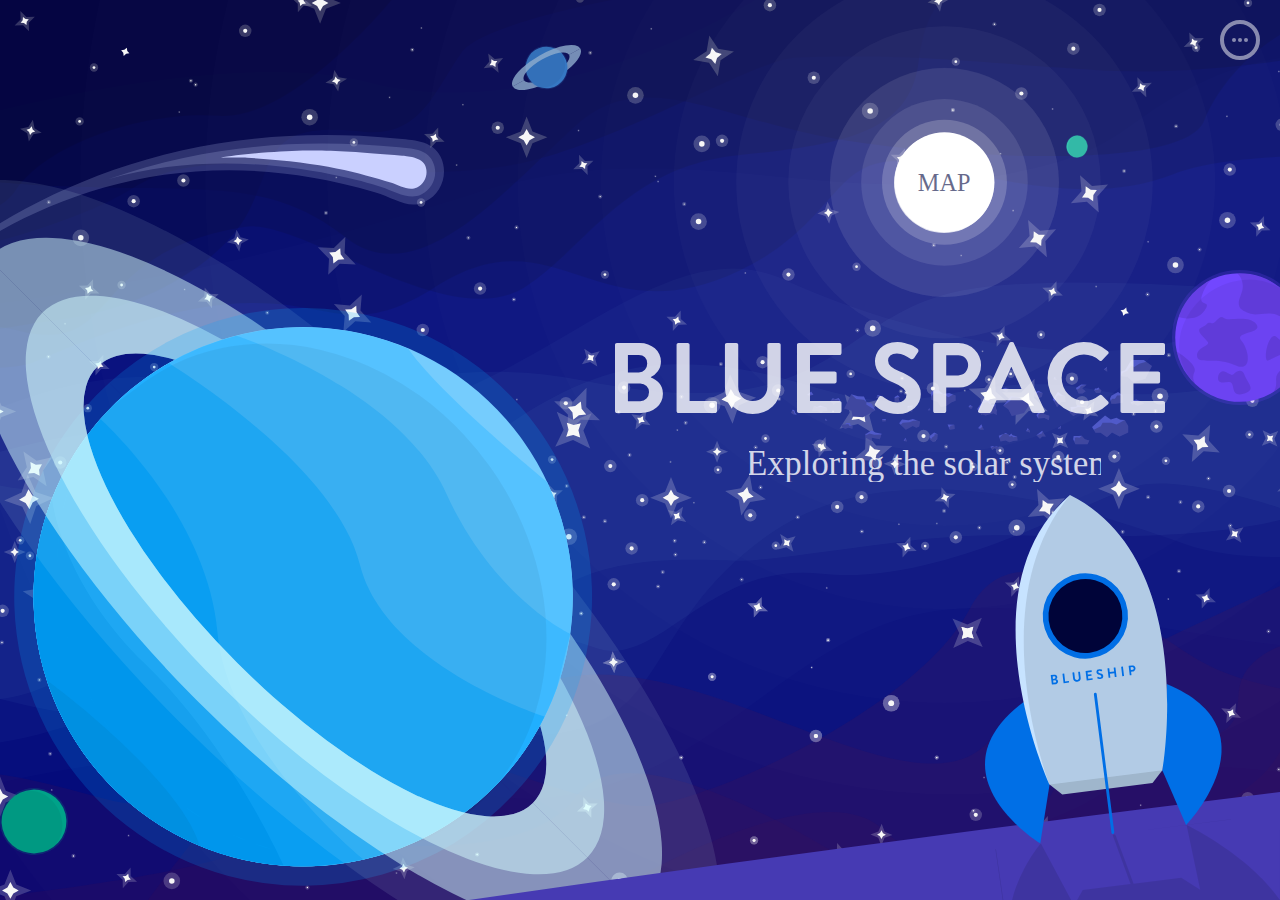
<file: index.html>
<!DOCTYPE html>
<html lang="en">
  <head>
    <meta charset="utf-8">
	<meta http-equiv="X-UA-Compatible" content="IE=edge">
	<meta name="viewport" content="width=device-width, initial-scale=1">
    <title>BLue Space | Exploring the Solar System</title>
    <!-- Bootstrap -->
	<link href="css/bootstrap-4.0.0.css" rel="stylesheet">
    <link href="css/common.css" rel="stylesheet">
	<link href="css/background.css" rel="stylesheet" type="text/css">
	<link href="css/map.css" rel="stylesheet" type="text/css">
	<link href="css/blue-space.css" rel="stylesheet" type="text/css">
  </head>
  <body>
  	<!-- body code goes here ahihi --> 
	
	<div class="container-fluid no-gutters">
		
		<!-- BACKGROUND -->
		
		<div id="bg">
			<div class="bg-fixed-item" id="galaxy"></div>
			<div class="bg-fixed-item" id="dark-space"></div>
			<div class="bg-fixed-item" id="violet-space"></div>
			<div class="bg-fixed-item stars" id="stars1"></div>
			<div class="bg-fixed-item stars" id="stars2"></div>
			<div class="bg-fixed-item stars" id="stars3"></div>
			<div class="bg-fixed-item stars" id="stars4"></div>
			<div class="bg-item" id="sunbox">
				<img class="suns" id="sunlight3" src="img/background/sunlight-3.svg">
				<img class="suns" id="sunlight2" src="img/background/sunlight-2.svg">
				<img class="suns" id="sunlight1" src="img/background/sunlight-1.svg">
				<img class="suns" id="sun" src="img/background/sun.svg">
                <div id="map-button">
                    <img id="map-b-light" src="img/navigation/map-button-light.svg">
                    <img id="map-b-hover" src="img/navigation/map-button-light.svg">
                    <img id="map-b-text" src="img/navigation/map-button.svg">
                </div>
            </div>
			<img class="bg-item" id="rocks" src="img/background/rocks.svg">
			<img class="bg-item" id="comet" src="img/background/comet.svg">
			<img class="bg-item" id="planet5" src="img/background/planet-5.svg">
			<img class="bg-item" id="planet4" src="img/background/planet-4.svg">
			<img class="bg-item" id="planet3" src="img/background/planet-3.svg">
			<img class="bg-item" id="planet2" src="img/background/planet-2.svg">
			<img class="bg-item" id="bs" src="img/background/bluespace.svg">
			<img class="bg-item" id="slogan" src="img/background/slogan.svg">
			<img class="bg-item" id="planet1" src="img/background/planet-1.svg">
			<img class="bg-item" id="planet0" src="img/background/planet-0.svg">
			<img class="bg-item" id="blueship" src="img/background/blueship-standing.svg">
		</div>
		
        <!-- BACKGROUND MUSIC -->
            
            <audio id="bgmusic" autoplay loop>
                <source src="audio/background-music.ogg" type="audio/ogg">
            </audio>
            
            <div id="volume" class="row">
                <div class="volume-spectrum align-self-center" id="vs1"></div>
                <div class="volume-spectrum align-self-center" id="vs2"></div>
                <div class="volume-spectrum align-self-center" id="vs3"></div>
				<div class="mute-spectrum align-self-center"></div>
				<div class="mute-spectrum align-self-center"></div>
				<div class="mute-spectrum align-self-center"></div>
            </div>
        
		<!-- MAP -->
		<div id="map">
			
		</div>
	</div>
	
	<!-- CONTENT -->
	
	<div class="kontainer">
		<div class="row">
            
        </div>
        
	</div>
	<script src="js/jquery-3.2.1.min.js"></script>
	<script src="js/popper.min.js"></script> 
	<script src="js/bootstrap-4.0.0.js"></script>
	
	<script>
      
		// AUDIO & VOLUME //

		$(".mute-spectrum").hide();
		var x = 1;
		$("#volume").click(function() {
			if (x==1) {
				$("#bgmusic").pause();
				$(this).css({"animation-name":"none"});
				$(".volume-spectrum").fadeOut(400);
				$(".mute-spectrum").fadeIn(400);
				x == 0;
			} else {
				$(this).css({"animation-name":"volume"});
				$(".volume-spectrum").fadeIn(400);
				$(".mute-spectrum").fadeOut(400);
				x == 1;
				$("#bgmusic").play();
			}
		})
		$(document).ready(function(){
			

			
		});
  	</script>
	
  </body>
</html>
</file>
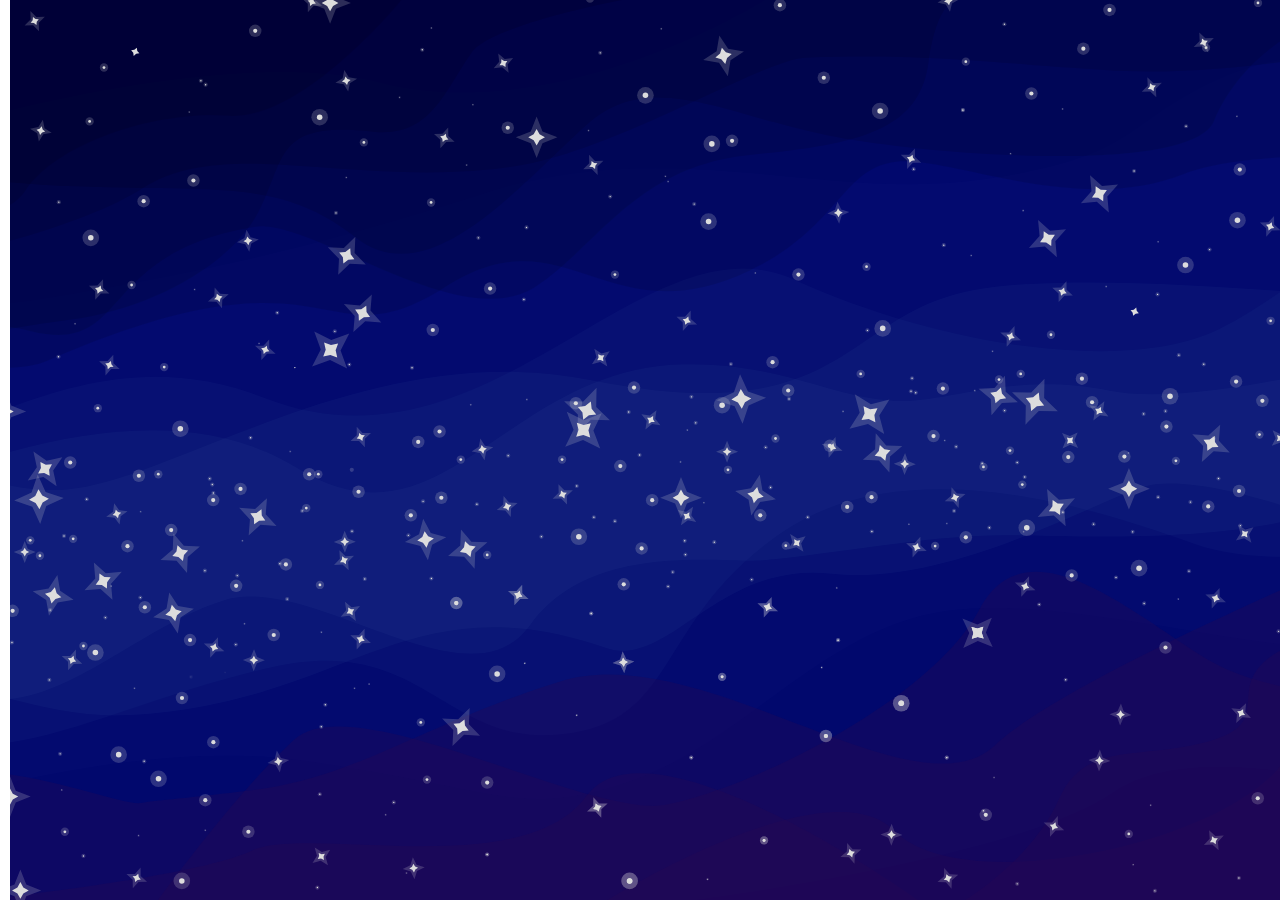
<file: about.html>
<!DOCTYPE html>
<html lang="en">
  <head>
    <meta charset="utf-8"> 
	<meta http-equiv="X-UA-Compatible" content="IE=edge">
	<meta name="viewport" content="width=device-width, initial-scale=1">
    <title>tmp</title>
    <!-- Bootstrap -->
	<link href="css/bootstrap-4.0.0.css" rel="stylesheet">
	<link href="css/background.css" rel="stylesheet" type="text/css">
	<link href="css/map.css" rel="stylesheet" type="text/css">
  </head>
  <body>
  	<!-- body code goes here -->
	
	<div class="container-fluid no-gutters">
		
		<!-- BACKGROUND -->
		
		<div id="bg">
			<div class="bg-fixed-item" id="galaxy"></div>
			<div class="bg-fixed-item" id="dark-space"></div>
			<div class="bg-fixed-item" id="violet-space"></div>
			<div class="bg-fixed-item stars" id="stars1"></div>
			<div class="bg-fixed-item stars" id="stars2"></div>
			<div class="bg-fixed-item stars" id="stars3"></div>
			<div class="bg-fixed-item stars" id="stars4"></div>
			<div id="darkbg"></div>
		</div>
		
		<!-- NAVIGATION -->
        
        <div id="mapbox">
            <img id="sun" src="img/planets/sun.svg">
            <img id="mercury" src="img/planets/mercury.svg">
            <img id="venus" src="img/planets/venus.svg">
            <img id="earth" src="img/planets/earth.svg">
            <img id="mars" src="img/planets/mars.svg">
            <img id="neptune" src="img/planets/neptune.svg">
            <img id="jupiter" src="img/planets/jupiter.svg">
            <img id="uranus" src="img/planets/uranus.svg">
            <img id="saturn" src="img/planets/saturn.svg">
            <div class="glyphicon glyphicon-close"></div>
        </div>
			
		
	</div>

	<!-- jQuery (necessary for Bootstrap's JavaScript plugins) --> 
	<script src="js/jquery-3.2.1.min.js"></script>

	<!-- Include all compiled plugins (below), or include individual files as needed -->
	<script src="js/popper.min.js"></script> 
	<script src="js/bootstrap-4.0.0.js"></script>
  </body>
</html>
</file>
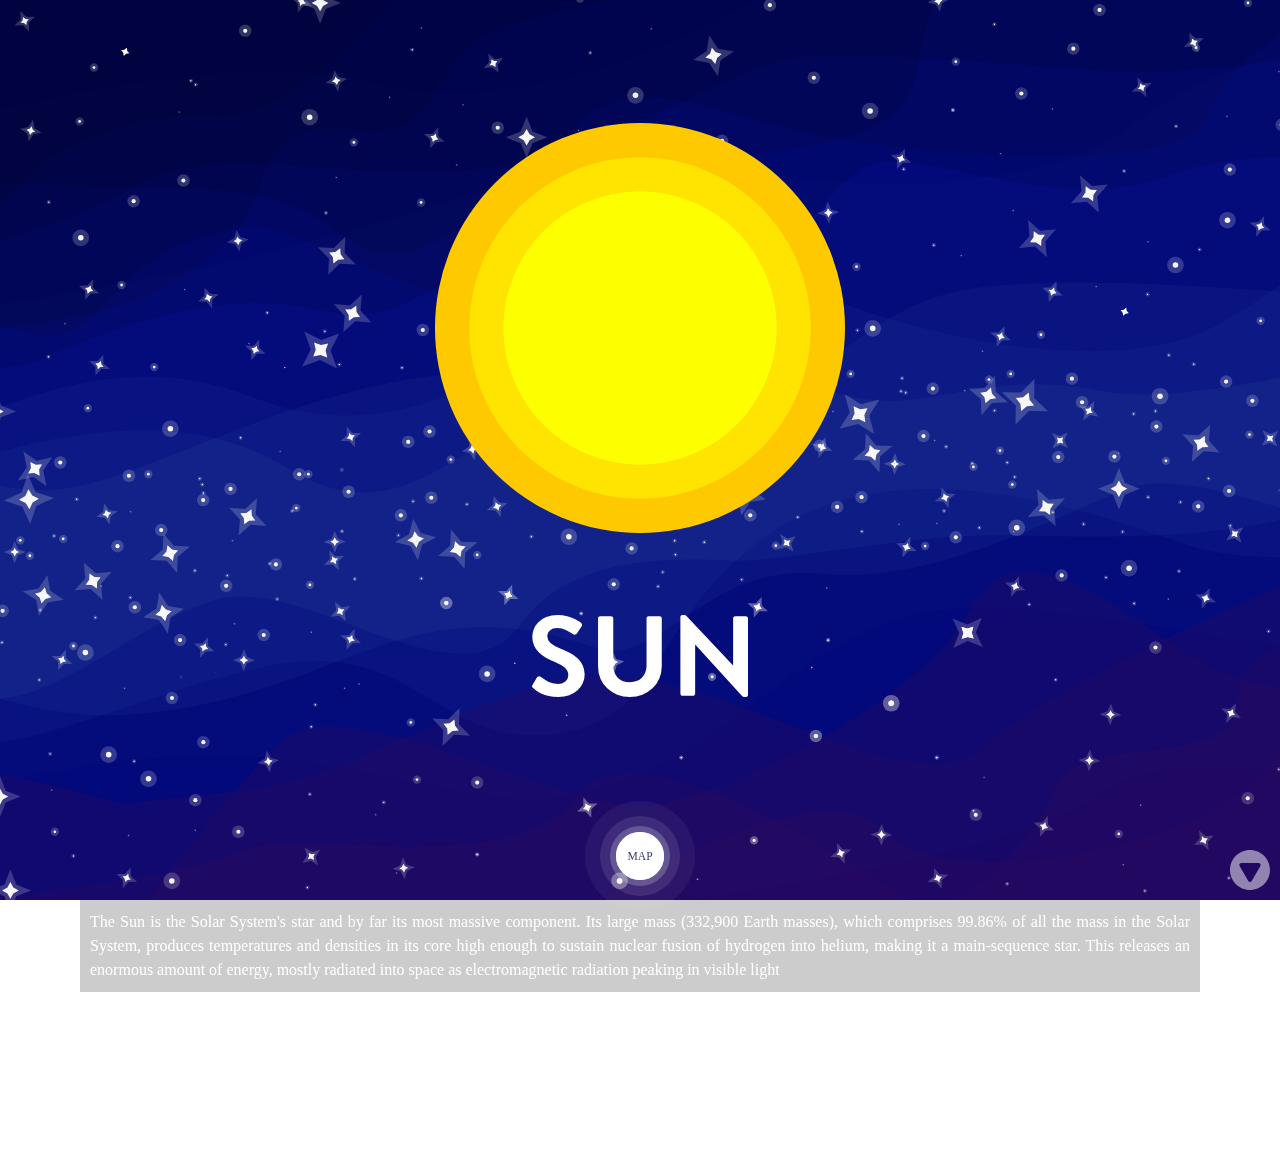
<file: sun.html>
<!DOCTYPE html>
<html lang="en">
  <head>
    <meta charset="utf-8">
	<meta http-equiv="X-UA-Compatible" content="IE=edge">
	<meta name="viewport" content="width=device-width, initial-scale=1">
    <title>Sun | Blue Space</title>
    <!-- Bootstrap -->
	<link href="css/bootstrap-4.0.0.css" rel="stylesheet">
	<link href="css/background.css" rel="stylesheet" type="text/css">
	<link href="css/map.css" rel="stylesheet" type="text/css">
	<link href="css/common.css" rel="stylesheet" type="text/css">
  </head>
  <body>
  	<!-- body code goes here -->
	
	<div class="container-fluid">
		
		<!-- BACKGROUND -->
		
		<div id="bg">
			<div class="bg-fixed-item" id="galaxy"></div>
			<div class="bg-fixed-item" id="dark-space"></div>
			<div class="bg-fixed-item" id="violet-space"></div>
			<div class="bg-fixed-item stars" id="stars1"></div>
			<div class="bg-fixed-item stars" id="stars2"></div>
			<div class="bg-fixed-item stars" id="stars3"></div>
			<div class="bg-fixed-item stars" id="stars4"></div>
		</div>
		
		<!-- MAP BUTTONN -->
		
		<div id="map-button">
        	<img id="map-bb-light" src="img/navigation/map-button-light.svg">
			<img id="map-bb-bg" src="img/navigation/map-button-background.svg">
			<img id="map-bb-hover" src="img/navigation/map-button-light.svg">
	    	<img id="map-bb-text" src="img/navigation/map-button.svg">
        </div>
		
		<!-- NAVIGATION -->
        
        
		
		<!-- SCROLL -->
		
		<img id="down-arrow" src="img/down-arrow.svg">
		
	</div>
	  
		<!-- CONTENT -->
				
    <div class="container">
			
		<!-- BANNER -->
			
        <div id="pbanner" >
        	<div id="pbanner-content" class="row justify-content-center">
				<img id="planet-illustration" class="col-auto" src="img/planets/sun.svg">
				<img id="planet-name" class="col-auto" src="img/planets/sun-text.svg">
			</div>			
        </div>
			
		<!-- CONTENT -->
		
		<div id="content" class="row no-gutters">
			<p class="col-12">The Sun is the Solar System's star and by far its most massive component. Its large mass (332,900 Earth masses), which comprises 99.86% of all the mass in the Solar System, produces temperatures and densities in its core high enough to sustain nuclear fusion of hydrogen into helium, making it a main-sequence star. This releases an enormous amount of energy, mostly radiated into space as electromagnetic radiation peaking in visible light</p>
		</div>
		
		<!-- FOOTER -->
		
		<div id="footer">Copyright Kunderground Art</div>
		
	</div>
                
	

	<!-- jQuery (necessary for Bootstrap's JavaScript plugins) --> 
	<script src="js/jquery-3.2.1.min.js"></script>

	<!-- Include all compiled plugins (below), or include individual files as needed -->
	<script src="js/popper.min.js"></script> 
	<script src="js/bootstrap-4.0.0.js"></script>
  </body>
</html>
</file>
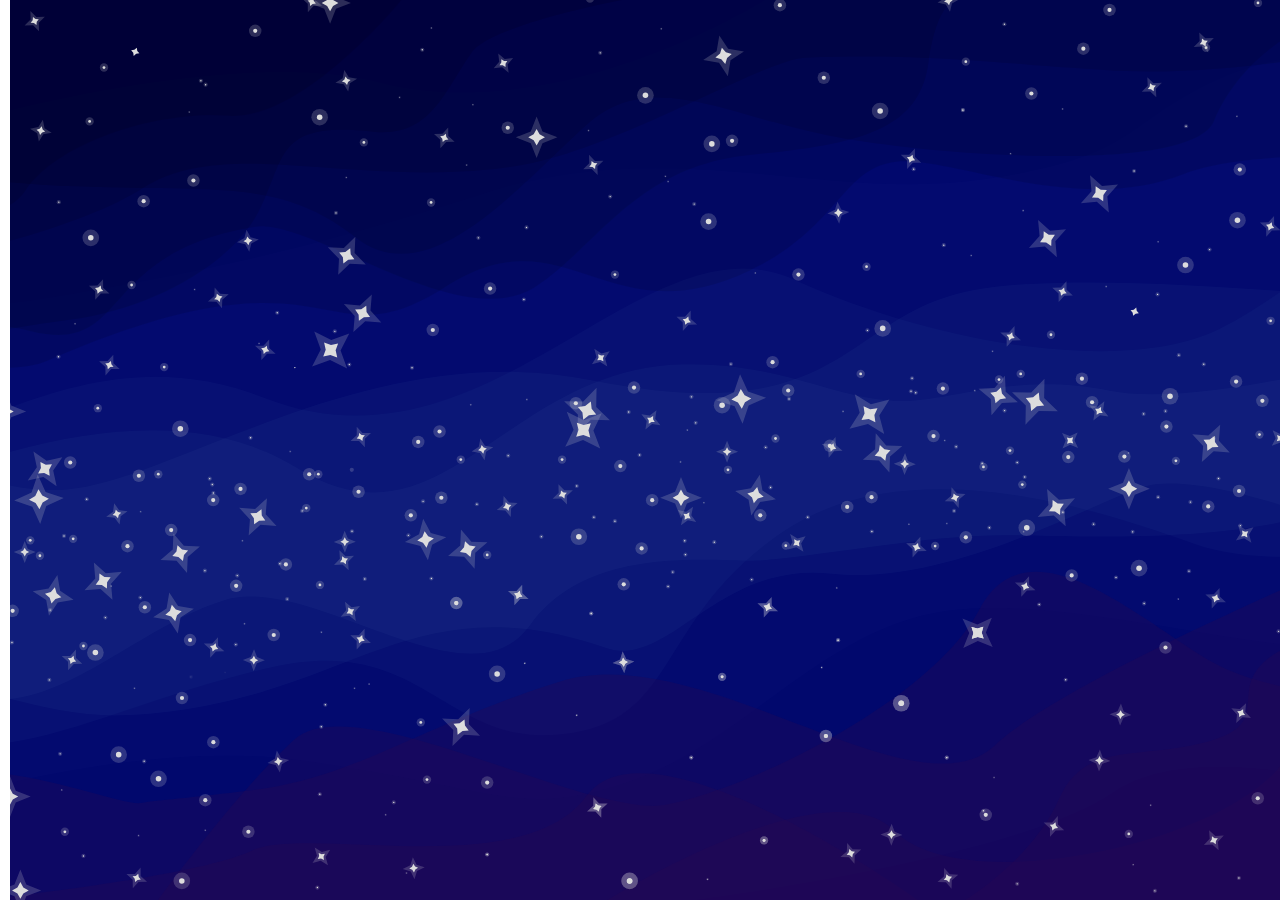
<file: tmpmap.html>
<!DOCTYPE html>
<html lang="en">
  <head>
    <meta charset="utf-8">
	<meta http-equiv="X-UA-Compatible" content="IE=edge">
	<meta name="viewport" content="width=device-width, initial-scale=1">
    <title>tmp</title>
    <!-- Bootstrap -->
	<link href="css/bootstrap-4.0.0.css" rel="stylesheet">
	<link href="css/background.css" rel="stylesheet" type="text/css">
	<link href="css/map.css" rel="stylesheet" type="text/css">
  </head>
  <body>
  	<!-- body code goes here -->
	
	<div class="container-fluid no-gutters">
		
		<!-- BACKGROUND -->
		
		<div id="bg">
			<div class="bg-fixed-item" id="galaxy"></div>
			<div class="bg-fixed-item" id="dark-space"></div>
			<div class="bg-fixed-item" id="violet-space"></div>
			<div class="bg-fixed-item stars" id="stars1"></div>
			<div class="bg-fixed-item stars" id="stars2"></div>
			<div class="bg-fixed-item stars" id="stars3"></div>
			<div class="bg-fixed-item stars" id="stars4"></div>
			<div id="darkbg"></div>
		</div>
		
		<!-- NAVIGATION -->
        
        <div id="mapbox">
            <img id="sun" src="img/planets/sun.svg">
            <img id="mercury" src="img/planets/mercury.svg">
            <img id="venus" src="img/planets/venus.svg">
            <img id="earth" src="img/planets/earth.svg">
            <img id="mars" src="img/planets/mars.svg">
            <img id="neptune" src="img/planets/neptune.svg">
            <img id="jupiter" src="img/planets/jupiter.svg">
            <img id="uranus" src="img/planets/uranus.svg">
            <img id="saturn" src="img/planets/saturn.svg">
            <div class="glyphicon glyphicon-close"></div>
        </div>
			
		
	</div>

	<!-- jQuery (necessary for Bootstrap's JavaScript plugins) --> 
	<script src="js/jquery-3.2.1.min.js"></script>

	<!-- Include all compiled plugins (below), or include individual files as needed -->
	<script src="js/popper.min.js"></script> 
	<script src="js/bootstrap-4.0.0.js"></script>
  </body>
</html>
</file>
<file: css/common.css>
@charset "utf-8";

/* FONT */

@font-face{
	font-family: Brandon;
	src: url(../font/icielBrandonText-Bold.ttf);
}

/* MAIN RULES */

body {
	margin: 0px;
	padding: 0px;
    font-family: roboto;
	color: white;
}
.container-fluid{
	padding: 0px;
    z-index: 0;
}
.kontainer {
    padding: 0px 40px;
    max-width: 100%;
}
@media (min-width: 768px) {
    .kontainer {
        padding: 0px 80px;
    } 
}
@media (min-width: 1200px) {
    .kontainer {
        max-width: 1200px;
        margin: 0px auto;
    } 
}

/* BACKGROUND MUSIC */

@keyframes vs1{
    0% {height: 4px;}
    100% {height: 14px;}
}
@keyframes vs2{
    0% {height: 4px;}
    100% {height: 14px;}
}
@keyframes vs3{
    0% {height: 4px;}
    100% {height: 14px;}
}

#volume{
    height: 40px;
    width: 40px;
    position: fixed;
    top: 20px;
    right: 20px;
    border-radius: 50%;
    border-color: white;
    border-width: 4px;
    border-style: solid;
    opacity: 0.5;
    transition: all 0.5s;
	padding: 9px 7px;
	margin: 0;
	z-index: 10;
    animation-name: volume;
    animation-duration: 20s;
    animation-iteration-count: infinite;
    animation-timing-function: linear;
}
#volume:hover{
	opacity: 1;
	transform: rotateZ(-180deg);
}
@keyframes volume{
    0% {transform: rotate(0);}
    100% {transform: rotate(360deg);}
}

.volume-spectrum{
    background-color: white;
    height: 4px;
    width: 4px;
    margin: 0px 1px;
    border-radius: 2px;
	
    animation-duration: 0.6s;
	animation-iteration-count: infinite;
	animation-timing-function: linear;
    animation-direction: alternate;
}
#vs1{animation-name: vs1;}
#vs2{animation-name: vs2; animation-delay: 0.4s;}
#vs3{animation-name: vs3; animation-delay: 0.8s;}
#mute{
	width: 100%;
	height: 100%;
}
.mute-spectrum{
	background-color: white;
	border-radius: 50%; 
    height: 4px;
    width: 4px;
    margin: 0px 1px;
}

/* MAP BUTTON */

#map-button{
	z-index: 100;
}
#map-button img{
	position: fixed;
	z-index: 100;
}
#map-bb-light, #map-bb-bg, #map-bb-hover{
	height: 110px;
	bottom: -11px;
	left: 50%;
	margin-left: -55px;
}
#map-bb-hover{
	opacity: 0;
	transition: all 0.2s;
}
#map-bb-text{
	height: 48px;
	bottom: 20px;
	left: 50%;
	margin-left: -24px;
	opacity: 0.8;
	transition: all .2s;
}
#map-bb-text:hover #map-bb-hover, #map-bb-text{
	opacity: 1;
}


.breakrow{
	height: 0;
	width: 100%;
}
#pbanner{
	position: relative;
	height: 100vh;
	padding-bottom: 80px;
}
#pbanner-content{
	height: 100%;
	position: relative;
}
#pbanner img{
	padding: 0px;
	position: absolute;
}
#down-arrow{
	cursor: pointer;
	height: 40px;
	position: absolute;
	bottom: 10px;
	right: 10px;
	opacity: 0.5;
	transition: all .5s;
}
#down-arrow:hover{
	opacity: 1;
}
#content p{
	display: block;
	background-color: rgba(0,0,0,0.20);
	padding: 10px;
	text-align: justify;
}

#footer{
	padding-bottom: 129px;
	z-index: 10;
}

@media (min-aspect-ratio:1/2){
	
	#planet-illustration{
		height: 40%;
		top: 20%;
	}
	#planet-name{
		height: 10%;
		bottom: 20%;
	}
	
}

@media (min-aspect-ratio:7/9){
	
	#planet-illustration{
		height: 50%;
		top: 15%;
	}
	#planet-name{
		height: 10%;
		bottom: 15%;
	}
	
}

@media (min-width: 576px) { 

}

@media (min-width: 768px) { 
    #volume{
        top: 20px;
        right: 20px;
    }
}

@media (min-width: 992px) { 

}

@media (min-width: 1200px) { 
	
}
</file>
<file: css/background.css>
@charset "utf-8";

/* 16:9 - 800:450 21:9 - 1050:450 1:1 - 450:450 1:2 - 225:450 */

#bg {
	background-color: #000779;
	height: 100vh;
	width: 100vw;
	position: fixed;
	overflow: hidden;
	z-index: 0;
}
.bg-fixed-item {
	background-size: cover;
	background-repeat: no-repeat;
	background-position: center;
	width: 100%;
	height: 100%;
	position: fixed;
	transition: all .5s;
}
.bg-item{
	position: fixed;
	transition: all .2s;
}
#galaxy{
	background-image: url("../img/background/galaxy.svg");
    animation-name: galaxy;
    animation-duration: 8s;
    animation-fill-mode: both;
    animation-iteration-count: infinite;
    animation-timing-function: ease-in-out;
}
#dark-space {
	background-image: url("../img/background/dark-space.svg");
    animation-name: dark-space;
    animation-duration: 12s;
    animation-fill-mode: both;
    animation-iteration-count: infinite;
    animation-timing-function: ease-in-out;
    animation-delay: 2s;
}
#violet-space {
	background-image: url("../img/background/violet-space.svg");
    animation-name: violet-space;
    animation-duration: 10s;
    animation-fill-mode: both;
    animation-iteration-count: infinite;
    animation-timing-function: ease-in-out;
    animation-delay: 4s;
}
@keyframes galaxy{
    0% {opacity: 0.25;}
    25% {opacity: 1;}
    75% {opacity: 1;}
    100% {opacity: 0.25;}
}
@keyframes dark-space{
    0% {opacity: 0.5;}
    25% {opacity: 1;}
    75% {opacity: 1;}
    100% {opacity: 0.5;}
}
@keyframes violet-space{
    0% {opacity: 0.5;}
    50% {opacity: 1;}
    100% {opacity: 0.5;}
}

#sunbox{
    animation-name: sb;
    animation-duration: 3s;
    animation-fill-mode: both;
}
#sunlight1{animation-name: sl1;}
#sunlight2{animation-name: sl2;}
#sunlight3{animation-name: sl3;}
#sunlight1, #sunlight2, #sunlight3{
    animation-fill-mode: both;
    animation-duration: 3s;
    animation-iteration-count: infinite;
    animation-timing-function: linear;
    animation-direction: alternate-reverse;
}
@keyframes sb{
    0%{opacity: 0;}
    100%{opacity: 1;}
}
@keyframes sl1{
    0%{opacity: 0;}
    33.33%{opacity: 1;}
    100%{opacity: 1;}
}
@keyframes sl2{
    0%{opacity: 0;}
    33.33%{opacity: 0;}
    66.33%{opacity: 1;}
    100%{opacity: 1;}
}
@keyframes sl3{
    0%{opacity: 0;}
    66.33%{opacity: 0;}
    100%{opacity: 1;}
}

#stars1 {
	background-image: url(../img/background/stars-1.svg);
    animation-name: star1;
}
#stars2 {
	background-image: url(../img/background/stars-2.svg);
    animation-name: star2;
}
#stars3 {
	background-image: url(../img/background/stars-3.svg);
    animation-name: star3;
}
#stars4 {
	background-image: url(../img/background/stars-4.svg);
    animation-name: star4;
}
#stars1, #stars2, #stars3, #stars4{
    animation-duration: 10s;
    animation-iteration-count: infinite;
    animation-timing-function: ease-in-out;
}

@keyframes star1{
    0% {opacity: 0;}
    40% {opacity: 1;}
    80% {opacity: 0;}
    100% {opacity: 0;}
}
@keyframes star2{
    0% {opacity: 0.125;}
    5% {opacity: 0;}
    25% {opacity: 0;}
    65% {opacity: 1;}
    100% {opacity: 0.125;}
}
@keyframes star3{
    0% {opacity: 0.75;}
    30% {opacity: 0;}
    50% {opacity: 0;}
    90% {opacity: 1;}
    100% {opacity: 0.75;}
}
@keyframes star4{
    0% {opacity: 0.625;}
    15% {opacity: 1;}
    55% {opacity: 0}
    75% {opacity: 0;}
    100% {opacity: 0.625;}
}

#sunbox{
	height: 100%;
	width: 100%;
	overflow: hidden;
}
.suns{
    top: -107vh;
	position: absolute;
	height: 254.6vh;
	transform-origin: center;
}
#map-b-text{
	cursor: pointer;
    animation-name: mbt;
    animation-delay: 6s;
    animation-fill-mode: backwards;
    animation-duration: 1s;
}
@keyframes mbt{
    0%{opacity: 0;}
    100%{opacity: 1;}
}

/*
sunbox edge to map edge = 45% sunbox = 114.57vh 
sunbox to map-b-text edge = 47.8182% sunbox = 121.745vh;
*/
#map-b-light, #map-b-hover{
    position: absolute;
    height: 25.46vh;
    top: 7.57vh;
}
#map-b-hover{
    opacity: 0;
    transition: all 0.3s;
}
#map-b-text{
    position: absolute;
    opacity: 0.75;
    transition: all .5s;
    height: 11.1098vh;
    top: 14.745vh;
}
#map-b-text:hover + #map-b-hover, #map-b-text:hover{
    opacity: 1;
}
#map-b-light{
    animation-name: mbl;
    animation-iteration-count: infinite;
    animation-duration: 1s;
    animation-timing-function: linear;
}
@keyframes mbl{
    0% {opacity: 0;}
    50% {opacity: 1;}
    100% {opacity: 0;}
}

#bs, #slogan{
	color: white;
    opacity: 0.8;
    transition: 0.5s;
    animation-name: tittle;
    animation-duration: 5s;
    animation-fill-mode:backwards;
    animation-delay: 5s;
}
#bs:hover, #slogan:hover{
    opacity: 1;
}
@keyframes tittle{
    0%{opacity: 0;}
    100%{opacity: 0.8;}
}
#planet0{
	right: 0;
	bottom: 0;
}
#blueship{
    bottom: 0;
}
#planet0, #blueship{
    animation-name: ship;
}
#rocks{animation-name: rocks;}
#comet{animation-name: comet;}
#planet5{animation-name: planet5;}
#planet4{animation-name: planet4;}
#planet3{animation-name: planet3;}
#planet2{animation-name: planet2;}
#planet1{animation-name: planet1;}
#planet0, #blueship, #rocks, #comet, #planet5, #planet4, #planet3, #planet2, #planet1{   
    animation-delay: 3s;
    animation-fill-mode: both;
    animation-duration: 1s;
}
@keyframes ship{
    0%{transform: translateY(50vh);}
    100%{transform: translateY(0);}
}
@keyframes rocks{
    0%{transform: translateX(50vw);}
    100%{transform: translateY(0);}
}
@keyframes comet{
    0%{transform: translateY(-50vh);}
    100%{transform: translateY(0);}
}
@keyframes planet5{
    0%{transform: translateY(-50vh);}
    100%{transform: translateY(0);}
}
@keyframes planet4{
    0%{transform: translateY(-50vh);}
    100%{transform: translateY(0);}
}
@keyframes planet3{
    0%{transform: translateX(-20vh);}
    100%{transform: translateX(0);}
}
@keyframes planet2{
    0%{transform: translateX(20vh);}
    100%{transform: translateX(0);}
}
@keyframes planet1{
    0%{transform: translateX(-100vw);}
    100%{transform: translateX(0);}
}

@media (min-aspect-ratio:1/2){
	
	.suns{
		right: -100vh
	}
    #map-b-light, #map-b-hover{
        right: 14.57vh;
    }
    #map-b-text{
       right: 21.745vh; 
    }
	#comet{
		height: 18vh;
		left: -20vh;
		top: 30%;
	}
	#rocks{
		height: 10%;
		top: 40%;
		right: 10%;
	}
	#planet5{
		height: 2.5%;
		top: 15%;
		right: 20%;
	}
	#planet4{
		height: 5%;
		top: 5%;
		left: 20%;
	}
	#planet3{
		height: 7.5%;
		left: -6 %;
		bottom: 5%;
	}
	#bs{
		height: 5%;
		right: 10%;
		top: 35%;
	}
	#slogan{
		height: 2.6%;
		right:  15%;
		top: 45%;
	}
	#planet2{
		height: 10%;
		right: -2.5vh;
		top: 30%;
	}
	#planet1{
		height: 50%;
		left: -20vh;
        top: 35%;
	}
	#planet0{
		height: 10%;
	}
	#blueship{
		height: 40%;
		right: -10vh;
	}
	
}

@media (min-aspect-ratio:6/9){
    
    #bs{
        right: 20%;
    }
    #slogan{
        right: 20%;
    }
    #planet1{
        left: -15vh;
    }

}

@media (min-aspect-ratio:7/9){
    
    .suns{
        right: -95vh;
    }
    #map-b-light, #map-b-hover{
        right: 19.57vh;
    }
    #map-b-text{
       right: 26.745vh; 
    }
    #planet1{
        height: 60%; 
        top: 30%;
    }
    #comet{
        top: 25%;
        height: 20vh;
    }
    #blueship{
        right: -5vh;
    }
    #planet4{
		left: 30%;
	}
}

@media (min-aspect-ratio:9/9){
    
    #planet0{
        
    }
    .suns{
        right: -90vh;
    }
    #map-b-light, #map-b-hover{
        right: 24.57vh;
    }
    #map-b-text{
       right: 31.745vh; 
    }
    #planet1{
        height: 75vh;
        top: 25%;
    }
    #comet{
        top: 20%;
        height: 25vh;
    }
    #blueship{
        right: 0;
    }
    #bs{
		height: 8%;
		right: 7%;
	}
	#slogan{
		height: 3.5%;
		right: 12%;
		top: 47%;
	}
    #planet2{
        height: 12%;
    }
    #planet4{
		left: 40%;
	}
    #blueship{
        height:45vh;
    }
    #planet0{
        height: 12%;
    }
}

@media (min-aspect-ratio:10/9){
    
    #planet1{
        height: 80vh;
        top: 20%;
    }
    #planet2{
        height: 15%;
        right: -3vh;
    }
    #planet5{
        right: 15%;
    }
    #comet{
        top: 15%;
    }
    #bs{
        top: 38vh;
        right: 6%;
    }
    #slogan{
        top: 50%;
    }
    
}

@media (min-aspect-ratio:11/9){
    
    #planet1{
        left: -10vh;
    }
    #bs{
        right: 9%;
    }
    #slogan{
        right: 14%;
    }
}

@media (min-aspect-ratio:12/9){
    
    #planet1{
        height: 90vh;
        left: -10vh;
    }
    #comet{
        height: 30%;
        top: 15%;
        left: -15%;
    }
}

@media (min-aspect-ratio:13/9){
    
    #planet0{
        height: 13%;
        right: 0;
    }
    .suns{
        right: -85vh;
    }
    #map-b-light, #map-b-hover{
        right: 29.57vh;
    }
    #map-b-text{
       right: 36.745vh; 
    }
    #blueship{
        right: 5vh;
        height: 47vh;
    }
    #planet1{
        height: 100vh;
        top: 10%;
        left: -10vh;
    }
    #comet{
        height: 30%;
        top: 10%;
        left: -15%;
    }
    #planet2{
        height: 20%;
        top: 25%;
    }
    #planet3{   
        left: -6vh;
        bottom: 5vh;
        height: 12%;
    }
    #bs{
        right: 10%;
    }
    #slogan{
        right: 18%;
    }
}

@media (min-aspect-ratio:14/9){
    
    #planet0{
        height: 15%;
    }
    #planet1{
        left: -5vh;
    }
    #comet{
        left: -10%;
        top: 5%;
    }
    #planet4{
        left: 50%;
    }
    #bs{
        height: 9.5vh;
        right: 8.5%;
        top: 35vh;
    }
    #slogan{
        right: 15%;
        top: 48vh;
    }
    #blueship{
        height: 50vh;
    }
}

@media (min-aspect-ratio:15/9){
    
    .suns{
        right: -80vh;
    }
    #map-b-light, #map-b-hover{
        right: 34.57vh;
    }
    #map-b-text{
       right: 41.745vh; 
    }
    #blueship{
        right: 10vh;
    }
    #planet1{
        left: 0;
    }
    #bs{
        height: 10%;
        right: 8.5%; 
    }
    #planet3{
        bottom: 10%;
    }
}

@media (min-aspect-ratio:16/9){
    
    #planet1{
        left: 5vh;
        top: 8%;
    }
    #planet2{
        right: -2vh;
    }
    #planet3{
        left: -2%;
        bottom: 20vh;
    }
    #blueship{
        height: 50vh;
    }
    #bs{
        height: 11vh;
        top: 33vh;
        right: 8%;
    }
    #slogan{
        right: 18%;
    }
}

@media (min-aspect-ratio:17/9){
    
    #planet0{
        
    }
    #planet1{
        left: 10vh;
    }
    #planet2{
        right: 0;
    }
    #planet3{
        left: -1vh;
    }
    #comet{
        left: 5vh;
    }
    #bs{
        right: 10%;
    }
    .suns{
        right: -75vh;
    }
    #map-b-light, #map-b-hover{
        right: 39.57vh;
    }
    #map-b-text{
       right: 46.745vh; 
    }
    #blueship{
        right: 15vh;
    }
}

@media (min-aspect-ratio:18/9){
    
    #planet0{
        height: 16vh;
    }
    #planet1{
        left: 15vh;
    }
    #planet2{
        right: 5vh;
    }
    #planet3{
        left: 1vh;
    }
    #comet{
        left: 10vh;
    }
    #bs{
        right: 12%;
    }
    .suns{
        right: -70vh;
    }
    #map-b-light, #map-b-hover{
        right: 44.57vh;
    }
    #map-b-text{
       right: 51.745vh; 
    }
    #blueship{
        right: 20vh;
    }
    
}

@media (min-aspect-ratio:19/9){
    
    #planet0{
        height: 16vh;
    }
    #bs{
        right: 14%;
    }
    #slogan{
        right: 24%;
    }
    .suns{
        right: -65vh;
    }
    #map-b-light, #map-b-hover{
        right: 49.57vh;
    }
    #map-b-text{
       right: 56.745vh; 
    }
    #blueship{
        right: 25vh;
    }
    
}

@media (min-aspect-ratio:20/9){
    
    #planet0{
        height: 17vh;
    }
    #bs{
        right: 16%;
    }
    #slogan{
        right: 24%;
    }
    .suns{
        right: -60vh;
    }
    #map-b-light, #map-b-hover{
        right: 54.57vh;
    }
    #map-b-text{
       right: 61.745vh; 
    }
    #blueship{
        right: 30vh;
    }
    
}

@media (min-aspect-ratio:21/9){
    
    
    
}
</file>
<file: css/map.css>
@charset "utf-8";

#darkbg{
	width: 100%;
	height: 100%;
	position: absolute;
	background-color: rgba(0,0,0,0.10)
}

@media (min-aspect-ratio:1/2){
	
}
</file>
<file: css/blue-space.css>
@charset "utf-8";

.kontainer{
    
}
</file>
